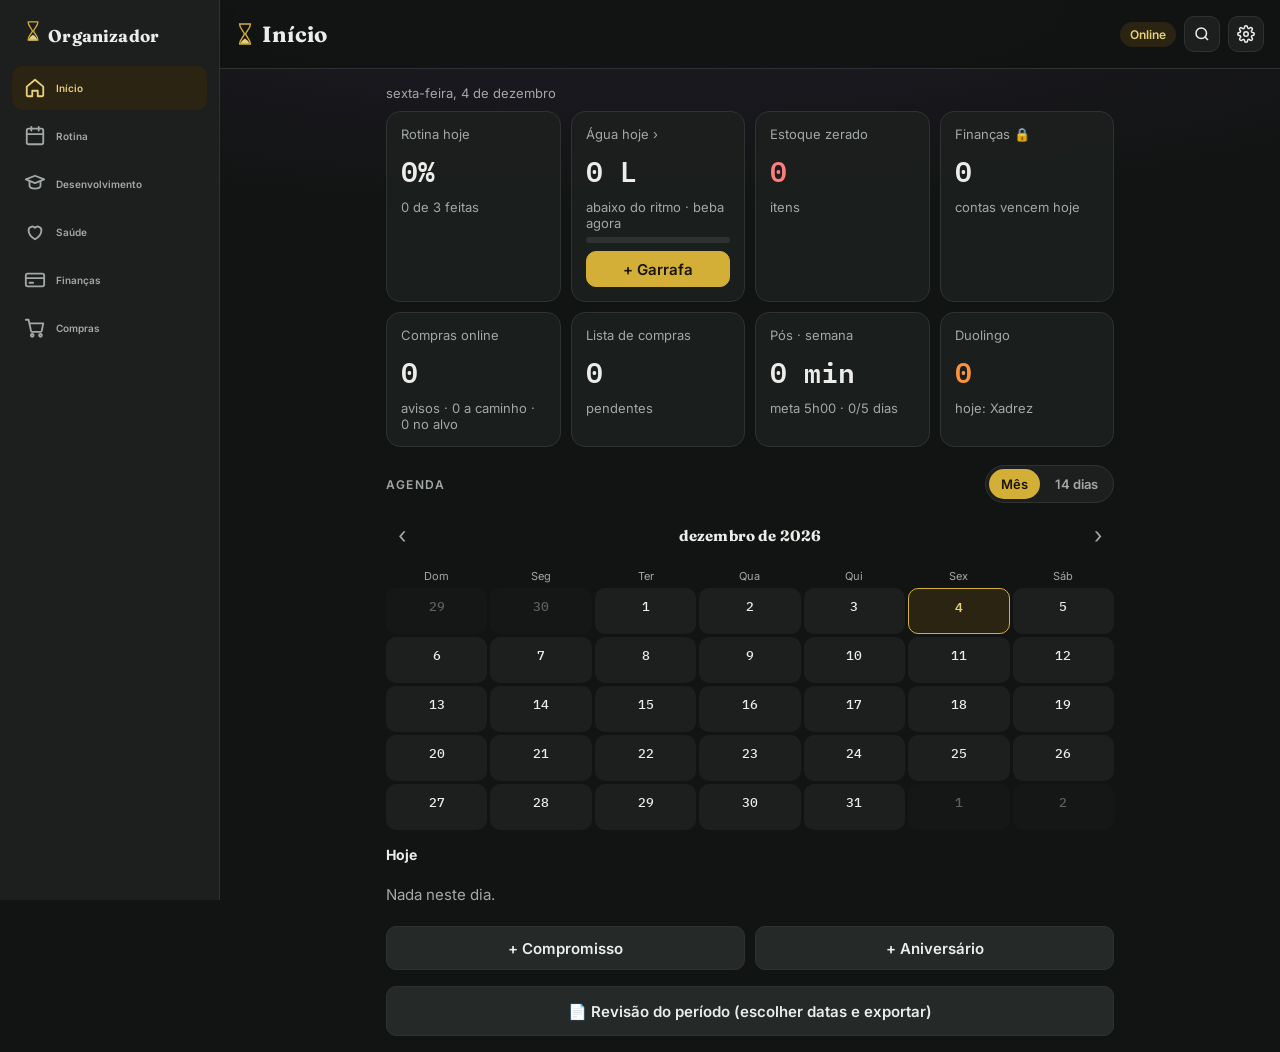
<file: index.html>
<!doctype html>
<html lang="pt-BR">
<head>
  <meta charset="utf-8">
  <meta name="viewport" content="width=device-width, initial-scale=1, viewport-fit=cover">
  <meta name="theme-color" content="#121413">
  <title>Organizador</title>
  <link rel="manifest" href="manifest.json">
  <link rel="icon" href="icones/icone-192.png">
  <link rel="apple-touch-icon" href="icones/icone-192.png">
  <link rel="stylesheet" href="css/estilo.css">
</head>
<body>
  <div id="app"><p style="padding:24px">Carregando…</p></div>
  <script>
    // Se algum arquivo faltar, mostra o erro em vez de "Carregando…" para sempre
    function falhaCarga(msg) {
      var el = document.getElementById('app');
      if (el && !document.querySelector('.casca')) el.innerHTML = '<div style="padding:24px;font-family:system-ui;max-width:560px">' +
        '<h2>Não foi possível abrir o app</h2><p>' + msg + '</p><p>Confira se as pastas <b>css, js, lib e icones</b> estão no GitHub e recarregue.</p></div>';
    }
    window.addEventListener('error', function (e) { if (e.target && e.target.src) falhaCarga('Arquivo não encontrado: ' + e.target.src + (/app\.js$/.test(e.target.src) ? ' (ou algum arquivo que ele usa)' : '')); else falhaCarga(e.message || 'Erro desconhecido'); }, true);
    window.addEventListener('unhandledrejection', function (e) { falhaCarga(String(e.reason && e.reason.message || e.reason)); });
  </script>
  <script type="module" src="js/app.js"></script>
</body>
</html>
</file>
<file: css/estilo.css>
/* Fontes locais (funcionam offline) */
@font-face { font-family: 'Fraunces'; src: url('../fontes/fraunces-latin-wght-normal.woff2') format('woff2'); font-weight: 100 900; font-display: swap; }
@font-face { font-family: 'Inter'; src: url('../fontes/inter-latin-400-normal.woff2') format('woff2'); font-weight: 400; font-display: swap; }
@font-face { font-family: 'Inter'; src: url('../fontes/inter-latin-500-normal.woff2') format('woff2'); font-weight: 500; font-display: swap; }
@font-face { font-family: 'Inter'; src: url('../fontes/inter-latin-600-normal.woff2') format('woff2'); font-weight: 600; font-display: swap; }
@font-face { font-family: 'Inter'; src: url('../fontes/inter-latin-700-normal.woff2') format('woff2'); font-weight: 700; font-display: swap; }
@font-face { font-family: 'IBM Plex Mono'; src: url('../fontes/ibm-plex-mono-latin-500-normal.woff2') format('woff2'); font-weight: 500; font-display: swap; }
@font-face { font-family: 'IBM Plex Mono'; src: url('../fontes/ibm-plex-mono-latin-600-normal.woff2') format('woff2'); font-weight: 600; font-display: swap; }
/* Tema escuro. Cores centralizadas aqui para ajuste futuro. */
:root {
  --fundo: #121413; --superficie: #1C1F1E; --borda: #2E3331;
  --texto: #ECEDEA; --suave: #A3A8A4; --acento: #D4AF37; --acento-texto: #1A1405;
  --alerta: #F2B84B; --alerta-fundo: #2B2410; --perigo: #FF7D7D;
  --zerado: #FF7D7D; --zerado-fundo: #2E1414; --zerado-borda: #6B2424; --roxo: #2DD4BF; --roxo-fundo: #0F2A27;
  --azul: #A78BFA; --azul-claro: #C4B5FD; --ouro-claro: #E8CF7A; --positivo: #3FD0A0; --cartao: #252928;
  --f-titulo: 'Fraunces', Georgia, serif; --f-texto: 'Inter', system-ui, sans-serif; --f-num: 'IBM Plex Mono', ui-monospace, monospace;
  --raio: 12px; color-scheme: dark;
}
* { box-sizing: border-box; }
body { margin: 0; background: radial-gradient(120% 40% at 50% 0%, #1E1B26 0%, var(--fundo) 60%) fixed, var(--fundo); color: var(--texto); font-family: var(--f-texto); font-size: 15px; }
button, input, select { font: inherit; color: inherit; }
button { cursor: pointer; }
h1, h2, p { margin: 0; }

/* Estrutura: celular = barra inferior; PC (≥ 900px) = menu lateral */
.casca { min-height: 100vh; }
.conteudo { padding-bottom: 84px; }
.topo { position: sticky; top: 0; z-index: 5; display: flex; align-items: center; justify-content: space-between; padding: 16px; background: var(--fundo); border-bottom: 1px solid var(--borda); }
.topo h1 { font-size: 20px; }
main { padding: 16px; max-width: 760px; margin: 0 auto; }
.menu { position: fixed; bottom: 0; left: 0; right: 0; z-index: 10; display: grid; grid-template-columns: repeat(6, 1fr); background: var(--superficie); border-top: 1px solid var(--borda); padding: 4px 4px calc(6px + env(safe-area-inset-bottom)); }
.menu .marca { display: none; }
.menu button { background: none; border: 0; display: flex; flex-direction: column; align-items: center; gap: 2px; padding: 8px 0; font-size: 11px; font-weight: 600; color: var(--suave); min-height: 52px; }
.menu button.ativo { color: var(--acento); }
.menu svg { width: 22px; height: 22px; fill: none; stroke: currentColor; stroke-width: 2; stroke-linecap: round; stroke-linejoin: round; }
@media (min-width: 900px) {
  .casca { display: flex; }
  .menu { position: sticky; top: 0; align-self: flex-start; height: 100vh; flex: none; width: 220px; display: flex; flex-direction: column; gap: 4px; border-top: 0; border-right: 1px solid var(--borda); padding: 20px 12px; }
  .menu .marca { display: block; font-weight: 700; font-size: 17px; padding: 0 10px 16px; }
  .menu button { flex-direction: row; gap: 10px; font-size: 14px; padding: 10px 12px; border-radius: 10px; min-height: 44px; }
  .menu button.ativo { background: #2B2412; }
  .conteudo { flex: 1; padding-bottom: 0; min-width: 0; }
}

/* Componentes */
.pilha { display: flex; flex-direction: column; gap: 10px; }
.rotulo { font-size: 12px; font-weight: 600; text-transform: uppercase; letter-spacing: .05em; color: var(--suave); margin-top: 8px; }
.suave { color: var(--suave); font-size: 13px; }
.alerta { color: var(--alerta); font-weight: 600; }
.vazio { color: var(--suave); padding: 12px 0; }
.dica { color: var(--suave); font-size: 12px; }
.selo { font-size: 12px; font-weight: 600; padding: 5px 10px; border-radius: 99px; background: #2B2412; color: var(--acento); }
.selo.off { background: var(--alerta-fundo); color: var(--alerta); }

.linha { display: flex; align-items: center; gap: 8px; background: var(--superficie); border: 1px solid var(--borda); border-radius: var(--raio); padding: 8px 10px; min-height: 56px; text-align: left; width: 100%; }
.linha.zerado { background: var(--zerado-fundo); border-color: var(--zerado-borda); }
.linha.zerado .alerta, .cartao .alerta { color: var(--zerado); }
.linha-info { flex: 1; min-width: 0; display: flex; flex-direction: column; gap: 2px; background: none; border: 0; padding: 4px 0; text-align: left; }
.linha-info strong { overflow: hidden; text-overflow: ellipsis; white-space: nowrap; }
.btn-qtd { width: 48px; height: 48px; border-radius: 10px; border: 1px solid var(--borda); background: #252928; font-size: 24px; touch-action: manipulation; user-select: none; -webkit-user-select: none; }
.btn-qtd:active { background: #303533; }
.check { width: 30px; height: 30px; border-radius: 8px; border: 2px solid var(--acento); background: none; flex: none; }
.qtd { width: 64px; height: 42px; border-radius: 10px; border: 1px solid var(--borda); background: var(--fundo); text-align: center; }
.un { width: 28px; }
.btn-x { width: 40px; height: 40px; border: 0; background: none; color: var(--suave); font-size: 22px; }

.btn { height: 44px; padding: 0 14px; border-radius: 10px; border: 1px solid var(--borda); background: #252928; font-weight: 600; }
.btn.primario { background: var(--acento); color: var(--acento-texto); border-color: var(--acento); }
.btn.perigo { color: var(--perigo); }
.btn.largo { height: 50px; width: 100%; margin-top: 6px; }
.btn-tracejado { height: 50px; border-radius: var(--raio); border: 1px dashed #4A504D; background: none; font-weight: 600; }

.linha-form { display: flex; gap: 8px; flex-wrap: wrap; }
.linha-form input { height: 44px; border-radius: 10px; border: 1px solid var(--borda); background: var(--superficie); padding: 0 10px; }
.cresce { flex: 1 1 160px; min-width: 0; }
.curto { width: 64px; }

.campo { display: flex; flex-direction: column; gap: 4px; font-size: 13px; color: var(--suave); }
.campo input, .campo select { height: 44px; border-radius: 10px; border: 1px solid var(--borda); background: var(--fundo); padding: 0 10px; color: var(--texto); font-size: 15px; }
.grade-2 { display: grid; grid-template-columns: 1fr 1fr; gap: 10px; }
.acoes { display: flex; gap: 8px; flex-wrap: wrap; justify-content: flex-end; margin-top: 4px; }
.espaco { flex: 1; }

.cartoes { display: grid; grid-template-columns: repeat(auto-fill, minmax(150px, 1fr)); gap: 10px; }
.cartao { display: flex; flex-direction: column; gap: 6px; text-align: left; background: var(--superficie); border: 1px solid var(--borda); border-radius: 14px; padding: 14px; min-height: 104px; }
.cartao b { font-size: 28px; }
.cartao.futuro { border-style: dashed; }
.atalhos { display: flex; flex-direction: column; gap: 8px; }
.atalhos .linha { flex-direction: column; align-items: flex-start; justify-content: center; }

.modal-fundo { position: fixed; inset: 0; z-index: 20; background: rgba(0,0,0,.6); display: flex; align-items: flex-end; justify-content: center; }
.modal { width: 100%; max-width: 520px; background: var(--superficie); border-radius: 18px 18px 0 0; padding: 20px; display: flex; flex-direction: column; gap: 12px; max-height: 90vh; overflow-y: auto; }
.modal h2 { font-size: 17px; }
@media (min-width: 600px) { .modal-fundo { align-items: center; } .modal { border-radius: 18px; } }

.toast { position: fixed; left: 50%; transform: translateX(-50%); bottom: 92px; z-index: 30; background: #ECEDEA; color: #121413; padding: 12px 16px; border-radius: 12px; font-size: 14px; font-weight: 500; max-width: calc(100% - 32px); }
@media (min-width: 900px) { .toast { bottom: 24px; } }

/* ---------- Rotina ---------- */
.abas-seg { display: grid; grid-auto-flow: column; grid-auto-columns: 1fr; gap: 4px; background: var(--superficie); border-radius: 10px; padding: 3px; }
.abas-seg button { height: 38px; border: 0; border-radius: 8px; background: none; color: var(--suave); font-weight: 600; font-size: 14px; }
.abas-seg button.ativo { background: #2E3331; color: var(--texto); }
.abas-seg.curto { width: 120px; }
.abas-seg.curto button { height: 32px; }
.nav-semana, .cab-mes { display: flex; align-items: center; gap: 6px; }
.faixa-dias { flex: 1; display: grid; grid-template-columns: repeat(7, 1fr); gap: 4px; }
.dia { display: flex; flex-direction: column; align-items: center; gap: 1px; padding: 6px 0; border-radius: 10px; border: 1px solid var(--borda); background: var(--superficie); }
.dia small { font-size: 10px; color: var(--suave); }
.dia b { font-size: 16px; }
.dia.sel { border-color: var(--acento); background: #2B2412; }
.dia.hoje b { color: var(--acento); }
.dia.fut { opacity: .45; }
.btn-mini { width: 32px; height: 44px; border: 0; background: none; color: var(--suave); font-size: 22px; flex: none; }
.btn-mini:disabled { opacity: .25; }
.trio { display: grid; grid-template-columns: repeat(3, 1fr); gap: 8px; }
.mini-cartao { background: var(--superficie); border: 1px solid var(--borda); border-radius: 12px; padding: 8px 10px; display: flex; flex-direction: column; }
.mini-cartao small { font-size: 11px; color: var(--suave); }
.mini-cartao b { font-size: 22px; }
.linha.ok { border-color: #5A4A1A; }
.btn-st { width: 44px; height: 44px; border-radius: 10px; border: 1px solid var(--borda); background: #252928; color: var(--suave); font-size: 18px; flex: none; }
.btn-st.f.on { background: var(--acento); border-color: var(--acento); color: #1A1405; }
.btn-st.n.on { background: var(--perigo); border-color: var(--perigo); color: #2A0A0A; }
.selo-st { font-size: 12px; font-weight: 600; white-space: nowrap; }
.selo-st.f { color: var(--acento); } .selo-st.n { color: var(--perigo); } .selo-st.p { color: var(--suave); } .selo-st.x { color: #6B706C; }
.barra { display: block; position: relative; height: 6px; background: #2E3331; border-radius: 9px; overflow: visible; }
.barra i { display: block; height: 100%; background: var(--acento); border-radius: 9px; }
.barra.grossa { height: 12px; }
.barra.vermelha i { background: var(--perigo); }
.barra.marcador em { position: absolute; top: -4px; width: 2px; height: 20px; background: var(--texto); }
.cartao-vazio { display: flex; flex-direction: column; gap: 8px; padding: 14px; border: 1px dashed #4A504D; border-radius: 12px; }
.entre { display: flex; align-items: center; justify-content: space-between; gap: 8px; }
.centro { text-align: center; }
.caixa { background: var(--superficie); border: 1px solid var(--borda); border-radius: 12px; padding: 12px; }
.cal { display: grid; grid-template-columns: repeat(7, 1fr); gap: 5px; }
.cal.cab { text-align: center; font-size: 11px; color: var(--suave); }
.cel { height: 42px; border-radius: 8px; border: 2px solid transparent; font-weight: 600; font-size: 13px; color: var(--texto); }
.cel.hoje { border-color: var(--acento); } .cel.sel { border-color: var(--texto); }
.c4, .legenda i.c4 { background: #D4AF37; color: #1A1405; } .c3, .legenda i.c3 { background: #6D4FC2; }
.c2, .legenda i.c2 { background: #6B5310; } .c1, .legenda i.c1 { background: #7F1D1D; }
.cel.sem, .legenda i.sem { background: #252928; color: var(--suave); } .cel.fut { background: var(--superficie); color: #6B706C; }
.legenda { display: flex; flex-wrap: wrap; gap: 10px; font-size: 11px; color: var(--suave); }
.legenda span { display: flex; align-items: center; gap: 4px; } .legenda i { width: 12px; height: 12px; border-radius: 3px; display: inline-block; }
.item-hist, .item-agua { padding: 6px 0; border-top: 1px solid var(--borda); font-size: 14px; }
.chips { display: flex; gap: 6px; flex-wrap: wrap; }
.chip { height: 36px; padding: 0 14px; border-radius: 99px; border: 1px solid var(--borda); background: none; font-size: 13px; }
.chip.ativo { border-color: var(--acento); background: #2B2412; }
.pilha-p { display: flex; flex-direction: column; gap: 4px; }
.sub-falha { display: flex; align-items: center; gap: 8px; padding-left: 12px; font-size: 12px; color: var(--suave); }
.sub-falha span:first-child { width: 80px; } .sub-falha span:last-child { width: 36px; text-align: right; }
.grande { font-size: 32px; }
.okt { color: var(--acento); }
.recipientes { display: grid; grid-template-columns: repeat(auto-fill, minmax(100px, 1fr)); gap: 8px; }
.recip { height: 64px; border-radius: 12px; border: 1px solid var(--borda); background: #252928; display: flex; flex-direction: column; align-items: center; justify-content: center; gap: 2px; touch-action: manipulation; user-select: none; -webkit-user-select: none; }
.recip small { color: var(--suave); } .recip.tracejado { border-style: dashed; background: none; }
.grafico-agua { position: relative; display: flex; align-items: flex-end; gap: 2px; height: 100px; border-bottom: 1px solid var(--borda); }
.grafico-agua i { flex: 1; background: #4A504D; border-radius: 2px 2px 0 0; min-height: 1px; }
.grafico-agua i.ok { background: var(--acento); }
.grafico-agua em { position: absolute; left: 0; right: 0; border-top: 1px dashed var(--suave); }
.dias-alarme { display: flex; justify-content: space-between; }
.dias-alarme button { width: 42px; height: 42px; border-radius: 50%; border: 1px solid #4A504D; background: none; color: var(--suave); font-weight: 700; }
.dias-alarme button.on { background: var(--acento); border-color: var(--acento); color: #1A1405; }
.horarios { display: flex; flex-wrap: wrap; gap: 6px; align-items: center; }
.hora-item { display: flex; align-items: center; background: var(--fundo); border: 1px solid var(--borda); border-radius: 10px; padding-left: 8px; }
.hora-item input { height: 40px; border: 0; background: none; color-scheme: dark; }
.btn-tracejado.mini { height: 40px; padding: 0 12px; font-size: 14px; }
.dia-hor { display: flex; flex-direction: column; gap: 4px; }
.nome-dia { font-size: 13px; color: var(--suave); }
.check-g { width: 22px; height: 22px; accent-color: var(--acento); }
.cartao .btn { height: 36px; margin-top: 2px; }

/* ---------- v0.2.1 ---------- */
.abas-seg.cinco button { font-size: 12.5px; padding: 0 2px; }
.btn-st.o { font-size: 15px; font-weight: 700; }
.btn-st.o.on { background: var(--roxo); border-color: var(--roxo); color: #06201C; }
.selo-st.o { color: var(--acento); }
.dia.viagem { border-color: var(--roxo); background: var(--roxo-fundo); }
.dia.viagem.sel { outline: 2px solid var(--acento); }
.cel.viagem, .legenda i.viagem { background: #0F766E; color: #fff; }
.faixa-viagem { display: flex; align-items: center; justify-content: space-between; gap: 8px; padding: 10px 12px; border-radius: 12px; background: var(--roxo-fundo); border: 1px solid #1F4D47; color: #CCFBF1; font-size: 13px; }
.btn-viagem { align-self: flex-start; height: 36px; font-size: 13px; color: #5EEAD4; }
.viagem-linha { border-color: #1F4D47; }
.linha.tracejada { border-style: dashed; background: none; }
.linha.apagada { opacity: .7; }
.opcao { padding: 8px 0; border-top: 1px solid var(--borda); }
.opcao.travada { opacity: .6; }
input[type=date] { color-scheme: dark; }

/* Seletor de unidade */
.linha-form select, .curto-un select, .curto-un input { height: 44px; border-radius: 10px; border: 1px solid var(--borda); background: var(--superficie); padding: 0 8px; color: var(--texto); }
.curto-un { width: 84px; display: flex; }
.curto-un select, .curto-un .un-outra { width: 100%; }
.un-outra { display: flex; align-items: center; gap: 2px; }
.un-outra input { flex: 1; min-width: 0; height: 44px; border-radius: 10px; border: 1px solid var(--borda); background: var(--fundo); padding: 0 10px; color: var(--texto); }
.campo .un-outra input { font-size: 15px; }

button.selo { border: 0; cursor: pointer; }

/* ---------- Estudos (v0.4.0) ---------- */
.cron { font-size: 42px; font-weight: 700; text-align: center; font-variant-numeric: tabular-nums; letter-spacing: 1px; }
.curto-txt { max-width: 60%; overflow: hidden; text-overflow: ellipsis; white-space: nowrap; }
.num-g { font-size: 22px; font-weight: 700; }
.tabela-p { display: flex; flex-direction: column; gap: 4px; font-size: 13px; }
.status-plano { font-size: 13px; font-weight: 700; }
.status-plano.em-dia { color: var(--acento); } .status-plano.pouco { color: var(--alerta); } .status-plano.atrasado { color: var(--perigo); }
.cartao-disc { display: flex; flex-direction: column; gap: 6px; padding: 12px; border-radius: 12px; border: 1px solid var(--borda); background: var(--superficie); text-align: left; width: 100%; }
.cartao-disc.atual { border-color: var(--acento); }
.cartao-disc.completa { opacity: .75; }
.cartao-disc.vazio-d { border-style: dashed; background: none; padding: 10px 12px; }
.btn-voltar { align-self: flex-start; border: 0; background: none; color: var(--acento); font-size: 15px; padding: 4px 0; }
.titulo-ed { border: 0; background: none; text-align: left; padding: 0; }
.titulo-ed h2 { font-size: 18px; }
.mini-cartao b.menor { font-size: 14px; }
.caixa-uni { background: var(--superficie); border: 1px solid var(--borda); border-radius: 12px; overflow: hidden; }
.cab-uni { width: 100%; border: 0; background: none; padding: 12px; display: flex; flex-direction: column; gap: 6px; text-align: left; }
.corpo-uni { border-top: 1px solid var(--borda); padding: 4px 12px 12px; display: flex; flex-direction: column; }
.cab-sec { font-size: 12px; color: var(--suave); padding: 10px 0 4px; }
.aula { display: flex; align-items: center; gap: 10px; border: 0; border-top: 1px solid #252928; background: none; padding: 9px 0; text-align: left; min-height: 44px; }
.caixa-check { width: 24px; height: 24px; flex: none; border-radius: 7px; border: 2px solid #4A504D; display: flex; align-items: center; justify-content: center; font-size: 14px; font-weight: 700; }
.caixa-check.on { background: var(--acento); border-color: var(--acento); color: #1A1405; }
.acoes-uni { display: flex; flex-wrap: wrap; gap: 6px; margin-top: 10px; }
.acoes-uni .btn { height: 38px; font-size: 13px; }
.btn-link { border: 0; background: none; color: var(--acento); font-size: 13px; text-decoration: underline; padding: 4px; }
.btn-link.perigo { color: var(--perigo); }
.btn.feito { border-color: var(--acento); background: #2B2412; color: var(--acento); }
.centro-col { display: flex; flex-direction: column; align-items: center; gap: 2px; }
.ofensiva { color: #FB923C; font-weight: 800; }
.grande-2 { font-size: 48px; } .grande-3 { font-size: 22px; }
.duo-hist { display: grid; grid-template-columns: repeat(14, 1fr); gap: 3px; }
.duo-hist span { height: 28px; border-radius: 6px; display: flex; align-items: center; justify-content: center; font-size: 11px; font-weight: 700; background: #252928; color: #6B706C; }
.duo-hist span.feito { background: #F2B84B; color: #2B2410; }
.duo-hist span.feito.x { background: #A78BFA; color: #1A1033; }
.duo-hist span.hoje { outline: 2px solid var(--texto); }
.grafico-rating { display: flex; align-items: flex-end; gap: 4px; height: 70px; border-bottom: 1px solid var(--borda); }
.grafico-rating i { flex: 1; background: #A78BFA; border-radius: 3px 3px 0 0; }

.cartao.clicavel { cursor: pointer; }

.cel.antes, .legenda i.antes { background: #1F2221; color: #6B706C; border: 1px dashed #4A504D; }
.alinhar-base { align-self: flex-end; }

/* v0.4.3: janelas (modais) não podem ser arrastadas para o lado */
.modal { overflow-x: hidden; }
.grade-2 { grid-template-columns: repeat(2, minmax(0, 1fr)); }
.campo { min-width: 0; }
.campo input, .campo select, .campo .un-outra { width: 100%; min-width: 0; box-sizing: border-box; }
html, body { overflow-x: clip; } /* clip (não hidden): hidden quebra o menu lateral fixo no PC */

/* ---------- Base visual v0.5.0: azul + dourado, atuária, ampulheta ---------- */
.topo h1, .modal h2, .titulo-ed h2, .marca, .cab-mes b { font-family: var(--f-titulo); font-weight: 700; letter-spacing: .01em; }
.topo h1 { font-size: 22px; display: flex; align-items: center; gap: 8px; }
.topo { background: rgba(18, 20, 19, .92); backdrop-filter: blur(6px); }
.rotulo { color: var(--suave); letter-spacing: .1em; }
.cron, .num-g, .mini-cartao b, .cartao b, .grande, .grande-2, .grande-3, .ofensiva, .qtd, .num, .dia b, .cel { font-family: var(--f-num); }
.btn.primario, .btn-st.f.on, .check-g, .caixa-check.on { background: var(--acento); border-color: var(--acento); color: var(--acento-texto); }
.barra i { background: linear-gradient(90deg, var(--azul), var(--acento)); }
.barra.vermelha i { background: var(--perigo); }
.linha, .cartao, .mini-cartao, .caixa, .caixa-uni, .cartao-disc { background: rgba(28, 31, 30, .92); }
.menu { background: #1C1F1E; }
.menu button.ativo { color: var(--ouro-claro); }
@media (min-width: 900px) { .menu button.ativo { background: #2B2412; } }
.selo { background: #2B2412; color: var(--ouro-claro); }
.toast { background: var(--ouro-claro); color: #1A1405; font-weight: 600; }
.btn-engr { width: 36px; height: 36px; border-radius: 10px; border: 1px solid var(--borda); background: var(--superficie); color: var(--texto); display: inline-flex; align-items: center; justify-content: center; padding: 0; }
.btn-engr svg { width: 18px; height: 18px; fill: none; stroke: currentColor; stroke-width: 2; }
.topo-acoes { display: flex; align-items: center; gap: 8px; }
.marca-amp { width: 18px; height: 24px; flex: none; }
.c4, .legenda i.c4 { color: #1A1405; }

/* ---------- Finanças (v0.5.0): carteira + painel atuarial + livro-razão ---------- */
.pin-tela { display: flex; flex-direction: column; align-items: center; gap: 12px; padding: 24px 0; }
.pin-amp svg { width: 64px; height: 88px; }
.pin-titulo { font-family: var(--f-titulo); color: var(--ouro-claro); font-size: 24px; }
.pin-pontos { display: flex; gap: 14px; }
.pin-pontos i { width: 14px; height: 14px; border-radius: 50%; border: 2px solid #4A504D; }
.pin-pontos i.on { background: var(--acento); border-color: var(--acento); }
.pin-teclado { display: grid; grid-template-columns: repeat(3, 72px); gap: 12px; }
.pin-teclado button { height: 64px; border-radius: 18px; border: 1px solid var(--borda); background: var(--superficie); font-family: var(--f-num); font-size: 24px; }
.pin-teclado button:disabled { border-color: transparent; background: none; }
.seg-visao { display: flex; gap: 3px; background: var(--superficie); border: 1px solid var(--borda); border-radius: 99px; padding: 3px; }
.seg-visao button { height: 30px; padding: 0 12px; border: 0; border-radius: 99px; background: none; color: var(--suave); font-size: 13px; font-weight: 600; }
.seg-visao button.ativo { background: var(--acento); color: var(--acento-texto); }
.abas-fin { display: grid; grid-template-columns: repeat(4, 1fr); border-bottom: 1px solid var(--borda); }
.abas-fin button { height: 42px; border: 0; background: none; color: var(--suave); font-size: 13px; font-weight: 600; border-bottom: 2px solid transparent; }
.abas-fin button.ativo { color: var(--ouro-claro); border-bottom-color: var(--acento); }
.fin-hero { display: flex; gap: 14px; align-items: center; background: rgba(28, 31, 30, .92); border: 1px solid var(--borda); border-radius: 18px; padding: 14px; }
.amp-medidor { width: 74px; height: 104px; flex: none; }
.rot { font-size: 11px; color: var(--suave); text-transform: uppercase; letter-spacing: .08em; }
.saldo-g { font-family: var(--f-num); font-size: 28px; color: var(--ouro-claro); line-height: 1.15; }
.pos { color: var(--positivo); } .neg { color: var(--perigo); } .ouro { color: var(--ouro-claro); } .az { color: var(--azul-claro); }
.num-p { font-size: 15px !important; }
.pequeno { font-size: 13px; }
.carteira { display: flex; gap: 10px; overflow-x: auto; padding-bottom: 6px; scroll-snap-type: x mandatory; }
.cartao-conta { flex: none; width: 220px; min-height: 140px; border-radius: 18px; padding: 14px; display: flex; flex-direction: column; gap: 8px; box-shadow: 0 10px 24px rgba(0,0,0,.45); border: 1px solid rgba(232, 207, 122, .35); scroll-snap-align: start; text-align: left; }
.cartao-conta.nova { background: none; border: 1px dashed #4A504D; color: var(--suave); align-items: center; justify-content: center; box-shadow: none; width: 120px; font-weight: 600; }
.etq { font-size: 10px; font-weight: 700; padding: 2px 7px; border-radius: 6px; background: rgba(0,0,0,.28); }
.chip-ouro { width: 34px; height: 24px; border-radius: 5px; background: linear-gradient(135deg, #F3DC8C, #B8902A); }
.saldo-c { font-family: var(--f-num); font-size: 19px; }
.rodape-c { font-size: 11px; opacity: .85; }
.duas-moedas { display: grid; grid-template-columns: 1fr 1fr; gap: 6px; }
.duas-moedas > div { background: rgba(0,0,0,.22); border-radius: 8px; padding: 5px 7px; display: flex; flex-direction: column; }
.duas-moedas small { font-size: 10px; opacity: .8; } .duas-moedas b { font-family: var(--f-num); font-size: 14px; }
.razao { display: flex; flex-direction: column; }
.razao-cab { font-size: 11px; letter-spacing: .1em; text-transform: uppercase; color: var(--suave); padding-bottom: 6px; border-bottom: 1px solid var(--acento); }
.razao-linha { display: flex; align-items: center; gap: 8px; padding: 9px 0; border-bottom: 1px solid #252928; font-size: 14px; }
.dia-r { font-size: 12px; color: var(--suave); width: 22px; }
.pontilhado { flex: 1; border-bottom: 1px dotted #4A504D; transform: translateY(-4px); min-width: 12px; }
.btn-razao { height: 30px; padding: 0 10px; border-radius: 8px; border: 1px solid var(--borda); background: var(--cartao); font-size: 12px; font-weight: 600; }
.ok-razao { color: var(--positivo); font-weight: 700; width: 30px; text-align: center; }
.fab { position: fixed; right: 18px; bottom: 92px; width: 56px; height: 56px; border-radius: 18px; border: 0; background: var(--acento); color: var(--acento-texto); font-size: 28px; font-weight: 700; box-shadow: 0 8px 24px rgba(0,0,0,.5); z-index: 8; }
@media (min-width: 900px) { .fab { bottom: 28px; right: 28px; } }
.dia-razao { font-family: var(--f-titulo); font-style: italic; font-size: 14px; color: var(--ouro-claro); padding: 10px 0 4px; border-bottom: 1px solid var(--borda); }
.lanc { display: flex; align-items: center; gap: 10px; padding: 10px 0; border: 0; border-bottom: 1px solid #252928; background: none; text-align: left; width: 100%; }
.ponto-cat { width: 10px; height: 10px; border-radius: 3px; flex: none; }
.pizza-caixa { display: flex; gap: 14px; align-items: center; background: rgba(28, 31, 30, .92); border: 1px solid var(--borda); border-radius: 18px; padding: 14px; flex-wrap: wrap; }
.pizza { width: 140px; height: 140px; flex: none; }
.pizza-rot { fill: var(--suave); font-size: 10px; font-family: var(--f-texto); }
.pizza-val { fill: var(--ouro-claro); font-size: 13px; font-family: var(--f-num); font-weight: 600; }
.pizza-leg { flex: 1; min-width: 150px; display: flex; flex-direction: column; gap: 6px; font-size: 12px; }
.pizza-leg span { display: flex; align-items: center; gap: 6px; } .pizza-leg i { width: 10px; height: 10px; border-radius: 3px; flex: none; }
.cat-linha { display: flex; flex-direction: column; gap: 5px; padding-bottom: 10px; border-bottom: 1px solid #252928; }
.cat-nome { display: flex; align-items: center; gap: 8px; } .cat-nome i { width: 10px; height: 10px; border-radius: 3px; flex: none; }
.barra-sub { display: flex; height: 8px; border-radius: 9px; overflow: hidden; background: #252928; }
.barra-sub i { display: block; height: 8px; }
.cartao-meta { border: 1px solid var(--acento); border-radius: 18px; padding: 14px 16px; background: linear-gradient(135deg, #2A2140, #1C1F1E); display: flex; flex-direction: column; gap: 8px; }
.etq-ouro { font-size: 11px; color: var(--ouro-claro); border: 1px solid var(--acento); border-radius: 99px; padding: 3px 9px; background: none; }
.invest-futuro { border: 1px dashed #4A504D; border-radius: 18px; padding: 16px; font-size: 13px; color: var(--suave); }
.valor-g { font-family: var(--f-num); font-size: 24px !important; color: var(--ouro-claro) !important; height: 52px !important; }
.valor-conv { font-size: 18px; color: var(--ouro-claro); padding-top: 10px; }
.chip-cat { height: 32px; padding: 0 10px; border-radius: 99px; border: 1px solid var(--borda); background: var(--cartao); font-size: 12px; font-weight: 600; }
.estilos { display: flex; flex-wrap: wrap; gap: 8px; }
.estilos button { width: 34px; height: 34px; border-radius: 10px; border: 2px solid transparent; }
.estilos button.on { border-color: var(--texto); }
.mini-cartao-cor { width: 34px; height: 24px; border-radius: 6px; flex: none; }
.btn-sem { border: 0; background: none; padding: 0; text-align: left; flex-wrap: wrap; }
.lembrete-conta { text-decoration: none; color: inherit; border-color: #5A4A1A; }
.fin .chip.ativo { border-color: var(--acento); background: #2B2412; }
.aviso-inicio { font-size: 12px; color: var(--alerta); background: #2B2410; border: 1px solid #5C4A16; border-radius: 10px; padding: 8px 10px; }

/* ---------- Compras › Online (v0.6) ---------- */
.voltar { align-self: flex-start; background: none; border: 0; color: var(--ouro-claro); font-weight: 600; padding: 6px 0; min-height: 40px; }
.caixa-linha { display: flex; align-items: center; gap: 8px; font-size: 14px; min-height: 40px; }
.caixa-linha input { width: 20px; height: 20px; accent-color: var(--acento); }
.btn.mini { height: 36px; padding: 0 12px; font-size: 13px; }
.apagado { color: var(--suave) !important; }
.pos { color: var(--positivo); } .neg { color: var(--perigo); } .roxo { color: var(--azul-claro); }
.on-resumo { display: grid; grid-template-columns: repeat(4, minmax(0, 1fr)); gap: 6px; }
.on-resumo button { background: var(--superficie); border: 1px solid var(--borda); border-radius: 12px; padding: 8px 6px; display: flex; flex-direction: column; align-items: flex-start; gap: 2px; text-align: left; }
.on-resumo b { font-family: var(--f-num); font-size: 20px; color: #6B706C; } .on-resumo b.pos { color: var(--positivo); } .on-resumo b.roxo { color: var(--azul-claro); } .on-resumo b.neg { color: var(--perigo); } .on-resumo b.alerta { color: var(--alerta); }
.on-resumo span { font-size: 11px; color: var(--suave); line-height: 1.2; }
.on-economia { display: flex; justify-content: space-between; align-items: center; gap: 8px; background: #2B2412; border: 1px solid #5A4A1A; border-radius: 12px; padding: 10px 12px; font-size: 13px; }
.on-economia b { color: var(--ouro-claro); font-size: 16px; }
.on-aviso { display: flex; align-items: center; gap: 6px; border-radius: 12px; padding: 4px 4px 4px 12px; border: 1px solid var(--borda); background: var(--superficie); }
.on-aviso.pos { border-color: #1F5A45; background: #10261F; } .on-aviso.neg { border-color: #6B2424; background: #2E1414; } .on-aviso.alerta { border-color: #5C4A16; background: #2B2410; } .on-aviso.roxo { border-color: #4C3A80; background: #2A2140; }
.on-aviso-txt { flex: 1; background: none; border: 0; text-align: left; font-size: 13px; font-weight: 600; padding: 8px 0; color: var(--texto); }
.on-topo { display: flex; justify-content: space-between; align-items: center; gap: 8px; }
.on-card { background: var(--superficie); border: 1px solid var(--borda); border-radius: 14px; padding: 12px; display: flex; flex-direction: column; gap: 8px; text-align: left; width: 100%; }
.on-card.atrasado { border-color: #6B2424; } .on-card.fechado { opacity: .7; }
.on-linha { display: flex; align-items: center; gap: 10px; justify-content: space-between; width: 100%; }
.on-meio { flex: 1; min-width: 0; display: flex; flex-direction: column; gap: 3px; }
.on-meio strong, .on-nome { overflow: hidden; text-overflow: ellipsis; white-space: nowrap; font-size: 15px; min-width: 0; }
.on-sub { display: flex; align-items: center; gap: 6px; flex-wrap: wrap; font-size: 12px; }
.on-preco { display: flex; flex-direction: column; align-items: flex-end; gap: 2px; font-size: 12px; } .on-preco b { font-size: 16px; }
.on-ini { flex: none; width: 44px; height: 44px; border-radius: 12px; display: flex; align-items: center; justify-content: center; font-family: var(--f-titulo); font-weight: 700; font-size: 19px; text-transform: uppercase; }
.on-ini.g { width: 56px; height: 56px; font-size: 24px; }
.on-loja { font-size: 11px; font-weight: 600; padding: 2px 8px; border-radius: 6px; }
.lj-ml { background: #33300F; color: #EBD872; } .lj-amz { background: #3A2614; color: #F2A65A; } .lj-shp { background: #3A1A16; color: #F28B78; } .lj-out { background: var(--cartao); color: var(--suave); }
.on-spark { width: 150px; height: 34px; flex: none; }
.on-spark .alvo, .on-big .alvo { stroke: #5A4A1A; stroke-dasharray: 3 3; } .on-big .alvo { stroke: var(--acento); stroke-dasharray: 4 4; opacity: .7; }
.on-spark .ln, .on-big .ln { fill: none; stroke: var(--azul); stroke-width: 2; } .on-big .ln { stroke-width: 2.5; }
.on-spark .pt, .on-big .pt { fill: var(--ouro-claro); } .on-big .ar { fill: #2A2140; opacity: .7; }
.on-selos { display: flex; gap: 4px; flex-wrap: wrap; justify-content: flex-end; flex: 1; } .on-selos.esq, .esq { justify-content: flex-start; align-self: flex-start; }
.on-selo { font-size: 11px; font-weight: 700; padding: 3px 8px; border-radius: 99px; }
.on-selo.pos { background: #10261F; color: var(--positivo); } .on-selo.neg { background: #2E1414; color: var(--perigo); } .on-selo.roxo { background: #2A2140; color: var(--azul-claro); } .on-selo.cinza { background: var(--cartao); color: var(--suave); }
.on-passos { display: flex; gap: 4px; } .on-passos i { flex: 1; height: 4px; border-radius: 2px; background: var(--borda); } .on-passos i.on { background: var(--acento); } .on-passos i.neg { background: var(--perigo); }
.on-info { font-size: 12px; color: var(--suave); } .on-info.neg { color: var(--perigo); } .on-info.alerta { color: var(--alerta); }
.on-titulo { font-family: var(--f-titulo); font-size: 20px; }
.on-grafico { background: var(--superficie); border: 1px solid var(--borda); border-radius: 16px; padding: 14px; display: flex; flex-direction: column; gap: 10px; }
.on-grande { display: block; font-size: 28px; color: var(--ouro-claro); }
.on-big { width: 100%; height: auto; }
.on-stats, .on-infos { display: grid; grid-template-columns: repeat(3, minmax(0, 1fr)); gap: 6px; } .on-infos { grid-template-columns: 1fr 1fr; }
.on-stats div, .on-infos div { background: var(--cartao); border-radius: 10px; padding: 8px 10px; display: flex; flex-direction: column; gap: 2px; font-size: 14px; }
.on-infos div { background: var(--superficie); border: 1px solid var(--borda); }
.on-stats span, .on-infos span { font-size: 11px; color: var(--suave); }
.on-regs { display: flex; flex-direction: column; border: 1px solid var(--borda); border-radius: 12px; overflow: hidden; }
.on-regs > div { display: flex; align-items: center; gap: 8px; padding: 4px 4px 4px 12px; min-height: 40px; border-bottom: 1px solid var(--borda); font-size: 13px; }
.on-regs > div:last-child { border-bottom: 0; } .on-regs b { margin-left: auto; }
.on-etapas { background: var(--superficie); border: 1px solid var(--borda); border-radius: 16px; padding: 10px 14px; display: flex; flex-direction: column; }
.on-etapa { display: flex; align-items: center; gap: 10px; min-height: 36px; font-size: 14px; color: #6B706C; }
.on-etapa .suave { margin-left: auto; font-size: 12px; }
.on-etapa .bola { width: 14px; height: 14px; border-radius: 50%; border: 2px solid #4A504D; flex: none; }
.on-etapa.feito, .on-etapa.atual { color: var(--texto); font-weight: 600; } .on-etapa.feito .bola { background: var(--acento); border-color: var(--acento); }
.on-etapa.atual .bola { background: var(--ouro-claro); border-color: var(--ouro-claro); box-shadow: 0 0 0 4px #2B2412; }
.on-etapa.neg .bola { background: var(--perigo); border-color: var(--perigo); box-shadow: 0 0 0 4px #2E1414; }
.on-rastreio { display: flex; align-items: center; gap: 8px; flex-wrap: wrap; background: var(--superficie); border: 1px solid var(--borda); border-radius: 12px; padding: 8px 12px; }
.on-rastreio b { flex: 1; font-size: 13px; }
.on-status { display: flex; flex-direction: column; gap: 8px; font-size: 14px; background: var(--fundo); border: 1px solid var(--borda); border-radius: 12px; padding: 10px; }
.on-economia b { white-space: nowrap; }
.on-grande.pos { color: var(--positivo); }
.on-meio strong.on-titulo { font-size: 20px; white-space: normal; }
.on-filtros { flex-wrap: nowrap; overflow-x: auto; scrollbar-width: none; }
.on-filtros .chip { flex: none; height: 32px; font-size: 12px; }
/* Lista de compras: preços */
.total-lista { display: flex; justify-content: space-between; align-items: center; background: #2B2412; border: 1px solid #5A4A1A; border-radius: 12px; padding: 10px 12px; font-size: 14px; }
.total-lista b { color: var(--ouro-claro); font-size: 18px; white-space: nowrap; } .total-lista small { color: var(--suave); }
.preco-linha b { color: var(--texto); font-weight: 600; }
.btn-arquivo { display: flex; align-items: center; justify-content: center; position: relative; overflow: hidden; }
.btn-arquivo input { position: absolute; inset: 0; opacity: 0; cursor: pointer; }
.aviso-backup { text-align: left; font-size: 13px; font-weight: 600; color: var(--alerta); background: #2B2410; border: 1px solid #5C4A16; border-radius: 12px; padding: 10px 12px; min-height: 44px; }
.ritmo-agua { display: flex; flex-direction: column; gap: 4px; font-size: 13px; border-radius: 12px; padding: 10px 12px; border: 1px solid var(--borda); background: var(--superficie); }
.ritmo-agua > b { font-size: 15px; }
.ritmo-agua.acima { border-color: #1F5A45; } .ritmo-agua.acima > b { color: var(--positivo); }
.ritmo-agua.abaixo { border-color: #5C4A16; background: #2B2410; } .ritmo-agua.abaixo > b { color: var(--alerta); }
.ritmo-agua.ritmo > b { color: var(--azul-claro); }
.prev-curta { color: var(--alerta); font-weight: 600; }
.acabando { border-color: #5C4A16; } .acabando .rotulo { margin: 0; color: var(--alerta); }
/* Busca geral */
.busca-fundo { position: fixed; inset: 0; z-index: 30; background: rgba(0,0,0,.6); display: flex; justify-content: center; }
.busca { width: 100%; max-width: 760px; height: 100%; overflow-y: auto; background: var(--fundo); padding: 12px 16px 24px; display: flex; flex-direction: column; gap: 10px; }
.busca-topo { display: flex; gap: 8px; position: sticky; top: -12px; background: var(--fundo); padding: 12px 0 6px; z-index: 1; }
.busca-topo input { flex: 1; min-width: 0; height: 46px; border-radius: 12px; border: 1px solid var(--acento); background: var(--superficie); padding: 0 12px; font-size: 15px; color: var(--texto); }
.busca-item { flex-direction: column; align-items: flex-start; gap: 2px; min-height: 52px; }
.busca-item strong { overflow: hidden; text-overflow: ellipsis; white-space: nowrap; max-width: 100%; }
.abas-fin { display: flex; overflow-x: auto; scrollbar-width: none; }
.abas-fin button { flex: 1 0 auto; padding: 0 10px; }
.assin .assin-valor { display: flex; flex-direction: column; align-items: flex-end; gap: 1px; }
.assin.aviso { border-color: #5C4A16; }
/* Metas e Leituras */
.meta-p .meta-est { font-size: 12px; font-weight: 700; color: var(--suave); }
.meta-p.concluida { border-color: #1F5A45; } .meta-p.concluida .meta-est { color: var(--positivo); }
.meta-p.atrasada .meta-est { color: var(--alerta); } .meta-p.ritmo .meta-est { color: var(--azul-claro); }
.leit-status { overflow-x: auto; scrollbar-width: none; align-self: stretch; } .leit-status button { flex: 1 0 auto; } .leit-status small { opacity: .7; }
.estrelas { color: var(--acento); letter-spacing: 1px; white-space: nowrap; } .estrelas i { font-style: normal; color: #4A504D; }
.estrelas-ed { display: flex; gap: 4px; } .estrelas-ed button { width: 44px; height: 44px; font-size: 26px; border: 0; background: none; color: #4A504D; } .estrelas-ed button.on { color: var(--acento); }
.leit-coment { margin: 0; font-size: 13px; font-style: italic; color: var(--texto); opacity: .85; }
.campo textarea { border-radius: 10px; border: 1px solid var(--borda); background: var(--fundo); padding: 8px 10px; color: var(--texto); font: inherit; font-size: 15px; resize: vertical; }
/* Agenda */
.agenda { margin-top: 8px; } .sem-margem { margin: 0; }
.ag-grade { display: grid; grid-template-columns: repeat(7, minmax(0, 1fr)); gap: 3px; }
.ag-sem { font-size: 11px; color: var(--suave); text-align: center; padding: 2px 0; }
.ag-dia { min-height: 46px; border-radius: 10px; border: 1px solid transparent; background: var(--superficie); display: flex; flex-direction: column; align-items: center; justify-content: center; gap: 3px; padding: 3px 0; }
.ag-dia b { font-family: var(--f-num); font-size: 13px; font-weight: 500; }
.ag-dia.fora { opacity: .35; } .ag-dia.hoje b { color: var(--ouro-claro); font-weight: 700; } .ag-dia.sel { border-color: var(--acento); background: #2B2412; }
.ag-pts { display: flex; gap: 2px; height: 6px; } .ag-pts i { width: 6px; height: 6px; border-radius: 50%; }
.ag-comp, .ag-b-comp { --c: var(--acento); } .ag-aniv, .ag-b-aniv { --c: #F472B6; } .ag-fin, .ag-b-fin { --c: var(--perigo); } .ag-compras, .ag-b-compras { --c: var(--azul); }
.ag-viagem, .ag-b-viagem { --c: #2DD4BF; } .ag-estudo, .ag-b-estudo { --c: #60A5FA; } .ag-b-rotina { --c: #6B706C; }
.ag-pts i { background: var(--c); }
.ag-tit { margin: 6px 0 0; font-size: 14px; font-weight: 700; } .ag-tit::first-letter { text-transform: uppercase; }
.ag-item { display: flex; align-items: center; gap: 8px; background: var(--superficie); border: 1px solid var(--borda); border-left: 4px solid var(--c); border-radius: 10px; padding: 4px 6px; min-height: 48px; }
.ag-item.feito strong { text-decoration: line-through; opacity: .6; }
.ag-txt { flex: 1; min-width: 0; display: flex; align-items: baseline; gap: 6px; flex-wrap: wrap; background: none; border: 0; text-align: left; padding: 6px 2px; color: var(--texto); }
.ag-hora { font-size: 12px; color: var(--suave); min-width: 0; } .ag-txt small { flex-basis: 100%; font-size: 12px; }
.ag-check { width: 30px; height: 30px; flex: none; border-radius: 8px; border: 2px solid var(--c); background: none; color: #121413; font-weight: 800; }
.ag-check.on { background: var(--c); }
.ag-google, .ag-b-google { --c: #A3A8A4; }
/* Relatório */
.rel-cab h2 { font-family: var(--f-titulo); font-size: 20px; margin: 0; } .rel-cab { display: flex; flex-direction: column; gap: 2px; }
.rel-cat { display: flex; flex-direction: column; gap: 4px; padding: 6px 0; border-bottom: 1px solid var(--borda); }
.rel-cor { display: inline-block; width: 10px; height: 10px; border-radius: 3px; margin-right: 6px; vertical-align: middle; }
.rel-cor.e, .rel-b i.e { background: var(--positivo); } .rel-cor.d, .rel-b i.d { background: var(--perigo); }
.rel-subs { font-size: 11px; }
.rel-tab { display: flex; flex-direction: column; border: 1px solid var(--borda); border-radius: 12px; overflow: hidden; }
.rel-tab > div { display: flex; gap: 8px; align-items: baseline; padding: 8px 10px; border-bottom: 1px solid var(--borda); font-size: 13px; }
.rel-tab > div:last-child { border-bottom: 0; } .rel-tab .cresce { flex: 1; min-width: 0; } .rel-th { font-size: 11px !important; color: var(--suave); }
.rel-tab > div > span:not(.cresce), .rel-tab > div > b { min-width: 74px; text-align: right; }
.rel-barras { display: flex; gap: 4px; align-items: flex-end; height: 120px; }
.rel-mes { flex: 1; display: flex; flex-direction: column; align-items: center; gap: 2px; height: 100%; } .rel-mes small { font-size: 10px; color: var(--suave); }
.rel-b { flex: 1; width: 100%; display: flex; gap: 2px; align-items: flex-end; } .rel-b i { flex: 1; border-radius: 3px 3px 0 0; min-height: 1px; }
@media print {
  .menu, .topo, .fab, .nao-imprimir, .toast, .btn-voltar { display: none !important; }
  body { background: #fff !important; color: #111 !important; }
  .conteudo { padding: 0 !important; } main { max-width: none; padding: 0; }
  .relatorio, .relatorio *:not(.barra i):not(.rel-cor):not(.rel-b i) { color: #111 !important; border-color: #ccc !important; background-color: transparent !important; box-shadow: none !important; }
  .relatorio .barra { background: #eee !important; } .relatorio .barra i, .relatorio .rel-cor, .relatorio .rel-b i { -webkit-print-color-adjust: exact; print-color-adjust: exact; }
  .relatorio .pos { color: #0a7a52 !important; } .relatorio .neg { color: #b42318 !important; }
  .relatorio .rel-cat, .relatorio .rel-tab > div { break-inside: avoid; }
}
.aviso-revisao { text-align: left; font-size: 13px; font-weight: 600; color: var(--ouro-claro); background: #2B2412; border: 1px solid #5A4A1A; border-radius: 12px; padding: 10px 12px; min-height: 44px; }
.aviso-revisao.vista { color: var(--suave); background: var(--superficie); border-color: var(--borda); }
.revisao p { margin: 0; } .revisao .mini-cartao small:last-child { font-size: 11px; }
.rev-dia { display: flex; flex-direction: column; gap: 2px; padding: 6px 0; border-bottom: 1px solid var(--borda); } .rev-dia b { font-size: 13px; } .rev-dia b::first-letter { text-transform: uppercase; }
.rel-tab > div > span:not(.cresce), .rel-tab > div > b { min-width: 64px; font-size: 12px; }
@media print { .relatorio .rel-tab > div > span:not(.cresce), .relatorio .rel-tab > div > b { font-size: 11px; } }
.ritmo-agua.meta { border-color: #1F5A45; background: #10261F; } .ritmo-agua.meta > b { color: var(--positivo); }
.destaque-agua { color: var(--ouro-claro); font-weight: 700; }
.menu .m-longo { display: none; }
@media (min-width: 900px) { .menu .m-curto { display: none; } .menu .m-longo { display: inline; } }
/* Finanças › Banco (Open Finance) */
.bx-item { align-items: center; gap: 10px; min-height: 56px; text-align: left; }
.bx-item .linha-info { min-width: 0; } .bx-item b { white-space: nowrap; }
.bx-motivo { font-size: 12px; color: var(--azul-claro); }
.bx-orig { background: var(--fundo); border: 1px solid var(--borda); border-radius: 10px; padding: 8px 10px; }
.bx-ign { font-size: 13px; gap: 8px; }
.bx-conta { border-top: 1px solid var(--borda); padding-top: 8px; }
.bx-resumo { display: grid; grid-template-columns: repeat(2, minmax(0, 1fr)); gap: 6px; }
.bx-resumo .mini-cartao small.suave { font-size: 10px; }
.bx-sel { border-color: var(--acento); background: #2B2412; }
.bx-int { opacity: .65; }
.bx-check { width: 24px; height: 24px; flex: none; border-radius: 6px; border: 2px solid var(--acento); display: flex; align-items: center; justify-content: center; color: var(--acento); font-weight: 800; }
/* Saúde › Sono */
.sono-acao { display: flex; flex-direction: column; gap: 8px; background: var(--superficie); border: 1px solid var(--borda); border-radius: 14px; padding: 12px; }
.sono-grande { font-size: 28px; color: var(--ouro-claro); }
.sono-graf { position: relative; display: flex; gap: 3px; align-items: flex-end; height: 130px; padding-top: 6px; }
.sono-col { flex: 1; height: 100%; display: flex; flex-direction: column; justify-content: flex-end; align-items: center; gap: 2px; }
.sono-col small { font-size: 9px; color: var(--suave); }
.sono-bar { width: 100%; border-radius: 4px 4px 0 0; background: #4C3A80; min-height: 1px; }
.sono-bar.q1 { background: #4C3A80; } .sono-bar.q2 { background: #6D4FC2; } .sono-bar.q3 { background: var(--azul); } .sono-bar.q4 { background: var(--azul-claro); } .sono-bar.q5 { background: var(--ouro-claro); }
.sono-meta { position: absolute; left: 0; right: 0; border-top: 2px dashed var(--acento); opacity: .7; margin-bottom: 14px; }
.sono-ins { color: var(--texto); }
.lembrete-comp { border-left: 4px solid var(--acento); }
.menu button span { font-size: 10px; }
/* seletor de categorias */
.cp { display: flex; flex-direction: column; gap: 8px; }
.cp-atual { padding: 10px 12px; border-radius: 12px; font-weight: 600; background: hsl(var(--h) 40% 18%); border: 1px solid hsl(var(--h) 60% 45%); color: hsl(var(--h) 80% 85%); }
.cp-atual.vazio { background: var(--superficie-2, #252928); border-style: dashed; border-color: var(--borda); color: var(--suave); }
.cp-atual small { display: block; font-weight: 400; opacity: .8; }
.cp-busca { width: 100%; }
.cp-grade { display: grid; grid-template-columns: repeat(auto-fill, minmax(96px, 1fr)); gap: 6px; }
.cp-topo { position: relative; display: flex; flex-direction: column; align-items: center; gap: 2px; padding: 8px 4px; border-radius: 12px; cursor: pointer; background: hsl(var(--h) 35% 15%); border: 1px solid hsl(var(--h) 45% 28%); color: hsl(var(--h) 70% 82%); font: inherit; }
.cp-topo.on { border-color: hsl(var(--h) 70% 55%); }
.cp-topo.sel { background: hsl(var(--h) 55% 30%); border: 2px solid hsl(var(--h) 80% 65%); color: #fff; }
.cp-emo { font-size: 22px; line-height: 1.1; }
.cp-nome { font-size: 12px; text-align: center; line-height: 1.2; }
.cp-n { position: absolute; top: 3px; right: 6px; font-size: 10px; opacity: .7; }
.cp-novo { background: transparent; border: 1px dashed var(--borda); color: var(--acento); }
.cp-subs { display: flex; flex-wrap: wrap; gap: 6px; padding: 8px; border-radius: 12px; background: hsl(var(--h, 220) 25% 12%); border: 1px solid hsl(var(--h, 220) 35% 24%); }
.cp-rot { width: 100%; color: var(--suave); }
.cp-sub { padding: 6px 10px; border-radius: 999px; cursor: pointer; font: inherit; font-size: 13px; background: hsl(var(--h, 220) 35% 18%); border: 1px solid hsl(var(--h, 220) 45% 32%); color: hsl(var(--h, 220) 70% 85%); }
.cp-sub.sel { background: hsl(var(--h, 220) 60% 35%); border-color: hsl(var(--h, 220) 80% 65%); color: #fff; font-weight: 600; }
.cp-sub.cp-novo { background: transparent; border-style: dashed; color: var(--acento); }
.cp-cores { display: flex; flex-wrap: wrap; gap: 6px; }
.cp-cores button { width: 28px; height: 28px; border-radius: 50%; cursor: pointer; background: hsl(var(--h) 65% 50%); border: 2px solid transparent; }
.cp-cores button.on { border-color: #fff; }
.bx-emo { font-size: 18px; width: 26px; text-align: center; flex-shrink: 0; }
.cp-busca { background: var(--superficie); border: 1px solid var(--borda); border-radius: 10px; padding: 10px 12px; color: var(--texto); font: inherit; }
/* Duolingo › Alemão */
.duo-abas { align-self: stretch; } .duo-abas button { flex: 1; }
.sub-abas { display: flex; gap: 6px; overflow-x: auto; scrollbar-width: none; padding-bottom: 2px; } .sub-abas .chip { flex: none; height: 34px; } .sub-abas .chip small { opacity: .6; margin-left: 2px; }
.art { font-weight: 700; font-size: .85em; padding: 0 5px; border-radius: 5px; margin-right: 2px; }
.art-der { color: #7FB3FF; } .art-die { color: #FF8A8A; } .art-das { color: #6FDCA4; }
span.art.art-der { background: #16263F; } span.art.art-die { background: #3A1A1D; } span.art.art-das { background: #12321F; }
.art-esc { display: flex; gap: 6px; } .art-esc button { flex: 1; height: 38px; border-radius: 10px; border: 1px solid var(--borda); background: var(--superficie); font-weight: 700; font-size: 15px; }
.art-esc button.art-der.on { background: #1D3A66; border-color: #7FB3FF; color: #fff; } .art-esc button.art-die.on { background: #5A2227; border-color: #FF8A8A; color: #fff; } .art-esc button.art-das.on { background: #1A4A2E; border-color: #6FDCA4; color: #fff; }
.art-esc button.x { opacity: .4; text-decoration: line-through; }
.art-esc.grande button { height: 64px; font-size: 22px; }
.teclas-de { display: flex; gap: 6px; } .teclas-de button { min-width: 42px; height: 36px; border-radius: 9px; border: 1px solid var(--borda); background: var(--superficie); color: var(--texto); font-size: 17px; font-weight: 600; } .teclas-de .t-mai.on { border-color: var(--acento); color: var(--acento); }
.btn-voz { border: 0; background: none; font-size: 18px; padding: 0 4px; cursor: pointer; flex-shrink: 0; }
.campo-voz { display: flex; gap: 4px; align-items: center; } .campo-voz input { flex: 1; }
.barra-prog { height: 6px; border-radius: 99px; background: var(--superficie); overflow: hidden; flex: 1; } .barra-prog i { display: block; height: 100%; background: linear-gradient(90deg, var(--azul, #A78BFA), var(--acento)); border-radius: 99px; }
.uni.concluida { opacity: .85; border-color: #2E5B46; }
.nivel { display: flex; gap: 2px; flex-shrink: 0; } .nivel i { width: 5px; height: 12px; border-radius: 2px; background: var(--borda); } .nivel i.on { background: var(--acento); }
.treino-grade { display: grid; grid-template-columns: 1fr 1fr; gap: 8px; }
.treino-op { position: relative; display: flex; flex-direction: column; align-items: flex-start; gap: 2px; padding: 12px; border-radius: 14px; border: 1px solid var(--borda); background: var(--superficie); color: var(--texto); text-align: left; font: inherit; }
.treino-op small { color: var(--suave); font-size: 11px; } .treino-op.destaque { border-color: var(--acento); background: #2B2412; } .treino-op.vazio { opacity: .45; }
.t-emo { font-size: 26px; } .t-n { position: absolute; top: 8px; right: 10px; font-family: 'IBM Plex Mono', monospace; font-size: 12px; color: var(--suave); }
.treino-carta { min-height: 220px; justify-content: center; text-align: center; align-items: stretch; transition: border-color .2s; }
.treino-carta.res-ok { border-color: var(--positivo, #3FD0A0); } .treino-carta.res-erro { border-color: var(--negativo, #FF7D7D); }
.t-de { font-size: 26px; font-family: Fraunces, serif; } .t-pt-g { font-size: 22px; } .t-frase { font-size: 19px; line-height: 1.5; } .t-pt { font-size: 18px; color: var(--suave); } .oculto { visibility: hidden; }
.lacuna { display: inline-block; min-width: 60px; border-bottom: 2px solid var(--acento); color: transparent; }
.riscado { text-decoration: line-through; color: #FF9C9C; }
.t-input { font-size: 18px; text-align: center; padding: 12px; }
.pdd { display: flex; flex-direction: column; gap: 2px; padding: 10px; border-radius: 12px; background: #1F1A2E; border: 1px solid #3A2E5C; } .pdd b { font-size: 20px; font-family: Fraunces, serif; }
.meta-l { display: grid; grid-template-columns: 110px 1fr auto; align-items: center; gap: 8px; font-size: 13px; }
.cal-estudo { display: grid; grid-template-rows: repeat(7, 1fr); grid-auto-flow: column; gap: 3px; overflow-x: auto; }
.cal-estudo i { width: 14px; height: 14px; border-radius: 3px; background: var(--superficie); border: 1px solid var(--borda); }
.cal-estudo i.n1 { background: #3A3216; border-color: #3A3216; } .cal-estudo i.n2 { background: #8A7426; border-color: #8A7426; } .cal-estudo i.n3 { background: var(--acento); border-color: var(--acento); }
.cal-estudo i.futuro { opacity: .2; } .cal-estudo i.hoje { outline: 1px solid #fff; }
.conq-grade { display: grid; grid-template-columns: repeat(auto-fill, minmax(96px, 1fr)); gap: 6px; }
.conq { display: flex; flex-direction: column; align-items: center; text-align: center; gap: 2px; padding: 8px 4px; border-radius: 12px; border: 1px dashed var(--borda); opacity: .5; filter: grayscale(1); font-size: 11px; }
.conq span { font-size: 24px; } .conq.ok { opacity: 1; filter: none; border: 1px solid var(--acento); background: #2B2412; }
.gram.bloqueada { opacity: .75; }
.tab-rol { overflow-x: auto; } .tab-gram { border-collapse: collapse; width: 100%; font-size: 13px; } .tab-gram th, .tab-gram td { border: 1px solid var(--borda); padding: 6px 8px; text-align: left; } .tab-gram th { background: var(--superficie); color: var(--suave); font-weight: 600; } .tab-gram td.art-der, .tab-gram td.art-die, .tab-gram td.art-das { font-weight: 700; }
.diario-txt { line-height: 1.6; white-space: pre-wrap; } .diario-txt mark { background: #3A3216; color: var(--ouro-claro, #E8CF7A); border-radius: 4px; padding: 0 2px; }
.mini-data { max-width: 150px; }
.rot-arquivo { display: inline-flex; align-items: center; cursor: pointer; }
.alemao textarea { width: 100%; }
/* dica dos gráficos */
.dica-graf { position: fixed; z-index: 200; display: none; pointer-events: none; max-width: 260px; padding: 6px 10px; border-radius: 8px; background: #F4F1E8; color: #121413; font-size: 12px; font-weight: 600; box-shadow: 0 4px 14px rgba(0,0,0,.45); }
[data-tip] { cursor: pointer; }
.tip-on { outline: 2px solid var(--acento); outline-offset: 1px; }
circle.tip-on, .fatia.tip-on { outline: none; stroke-width: 26; }
svg .hit { fill: transparent; stroke: none; }
svg .hit.tip-on { fill: rgba(212,175,55,.25); }
.sono-bar[data-tip], .grafico-agua i, .grafico-rating i { min-height: 4px; }
/* tabuleiro de xadrez */
.tab-x { position: relative; display: grid; grid-template-columns: repeat(8, 1fr); width: 100%; max-width: 440px; aspect-ratio: 1; margin: 0 auto; border-radius: 10px; overflow: hidden; border: 2px solid #2E3331; user-select: none; touch-action: manipulation; }
.cx { position: relative; border: 0; padding: 0; margin: 0; display: flex; align-items: center; justify-content: center; cursor: pointer; aspect-ratio: 1; }
.cx.clara { background: #CFC7B0; } .cx.escura { background: #5B6461; }
.cx.ult.clara { background: #E3CF85; } .cx.ult.escura { background: #9C8A47; }
.cx.sel { box-shadow: inset 0 0 0 3px var(--acento); }
.cx.dica { box-shadow: inset 0 0 0 4px #A78BFA; animation: pulsa 1s ease-in-out infinite alternate; }
.cx.err { box-shadow: inset 0 0 0 4px #FF7D7D; }
.cx.xq { background: radial-gradient(circle, #FF7D7D 0%, transparent 75%) !important; }
.cx.alvo::after { content: ''; position: absolute; width: 28%; height: 28%; border-radius: 50%; background: rgba(18,20,19,.35); }
.cx.cap::after { width: 86%; height: 86%; background: none; border: 4px solid rgba(18,20,19,.35); }
.pc { width: 92%; height: 92%; pointer-events: none; } .pc svg { width: 100%; height: 100%; display: block; }
.coord { position: absolute; font-size: 9px; font-weight: 700; opacity: .75; pointer-events: none; } .coord.f { top: 2px; left: 3px; } .coord.a { bottom: 1px; right: 3px; }
.cx.clara .coord { color: #5B6461; } .cx.escura .coord { color: #CFC7B0; }
.tab-x.inativo .cx { cursor: default; }
.promo { position: absolute; inset: 30% 10%; display: grid; grid-template-columns: repeat(4, 1fr); gap: 6px; padding: 10px; background: rgba(18,20,19,.92); border-radius: 12px; border: 1px solid var(--acento); align-items: center; }
.promo button { border: 0; background: #2E3331; border-radius: 8px; aspect-ratio: 1; padding: 4px; } .promo svg { width: 100%; height: 100%; }
@keyframes pulsa { from { box-shadow: inset 0 0 0 2px #A78BFA; } to { box-shadow: inset 0 0 0 5px #A78BFA; } }
.x-nav { display: flex; justify-content: center; align-items: center; gap: 8px; }
.x-lances { display: flex; flex-wrap: wrap; gap: 4px 10px; font-family: var(--f-num, 'IBM Plex Mono', monospace); font-size: 13px; }
.x-lances > span { display: inline-flex; gap: 3px; align-items: center; } .x-lances small { color: var(--suave); }
.x-lances button { border: 0; background: none; color: var(--texto); padding: 1px 3px; border-radius: 4px; font: inherit; } .x-lances button.on { background: var(--acento); color: var(--acento-texto); }
.x-texto { font-family: var(--f-num, monospace); font-size: 13px; color: var(--suave); }
.x-titulo { font-family: Fraunces, serif; font-size: 20px; margin: 0; }
.x-ab { overflow: hidden; text-overflow: ellipsis; white-space: nowrap; }
.barra-prog.verm i { background: linear-gradient(90deg, #FF7D7D, #F2B84B); }
.fraco { display: grid; grid-template-columns: 1fr auto; align-items: center; gap: 8px; }
.centro { text-align: center; }
/* senha de Finanças */
.senha-tela { max-width: 420px; margin: 0 auto; width: 100%; }
.senha-tela .largo-c { width: 100%; }
.regras-senha { display: flex; flex-wrap: wrap; gap: 6px; list-style: none; padding: 0; margin: 0; width: 100%; }
.regras-senha li { font-size: 12px; padding: 3px 9px; border-radius: 99px; border: 1px solid var(--borda); color: var(--suave); }
.regras-senha li::before { content: '○ '; } .regras-senha li.ok { border-color: var(--positivo, #3FD0A0); color: var(--positivo, #3FD0A0); } .regras-senha li.ok::before { content: '✓ '; }
.chave-rec { font-family: var(--f-num, 'IBM Plex Mono', monospace); font-size: 18px; letter-spacing: 1px; text-align: center; padding: 14px; border-radius: 12px; background: #2B2412; border: 1px solid var(--acento); color: var(--ouro-claro, #E8CF7A); word-break: break-all; user-select: all; width: 100%; }
.aviso-senha { border-color: var(--alerta, #F2B84B); width: 100%; }
.pergunta-transf { flex-basis: 100%; display: flex; align-items: center; gap: 6px; flex-wrap: wrap; margin-top: 4px; }
.pergunta-transf .chip { height: 30px; font-size: 12px; }
.bx-item { flex-wrap: wrap; }
.campo-erro { border-color: var(--negativo, #FF7D7D) !important; }
</file>
